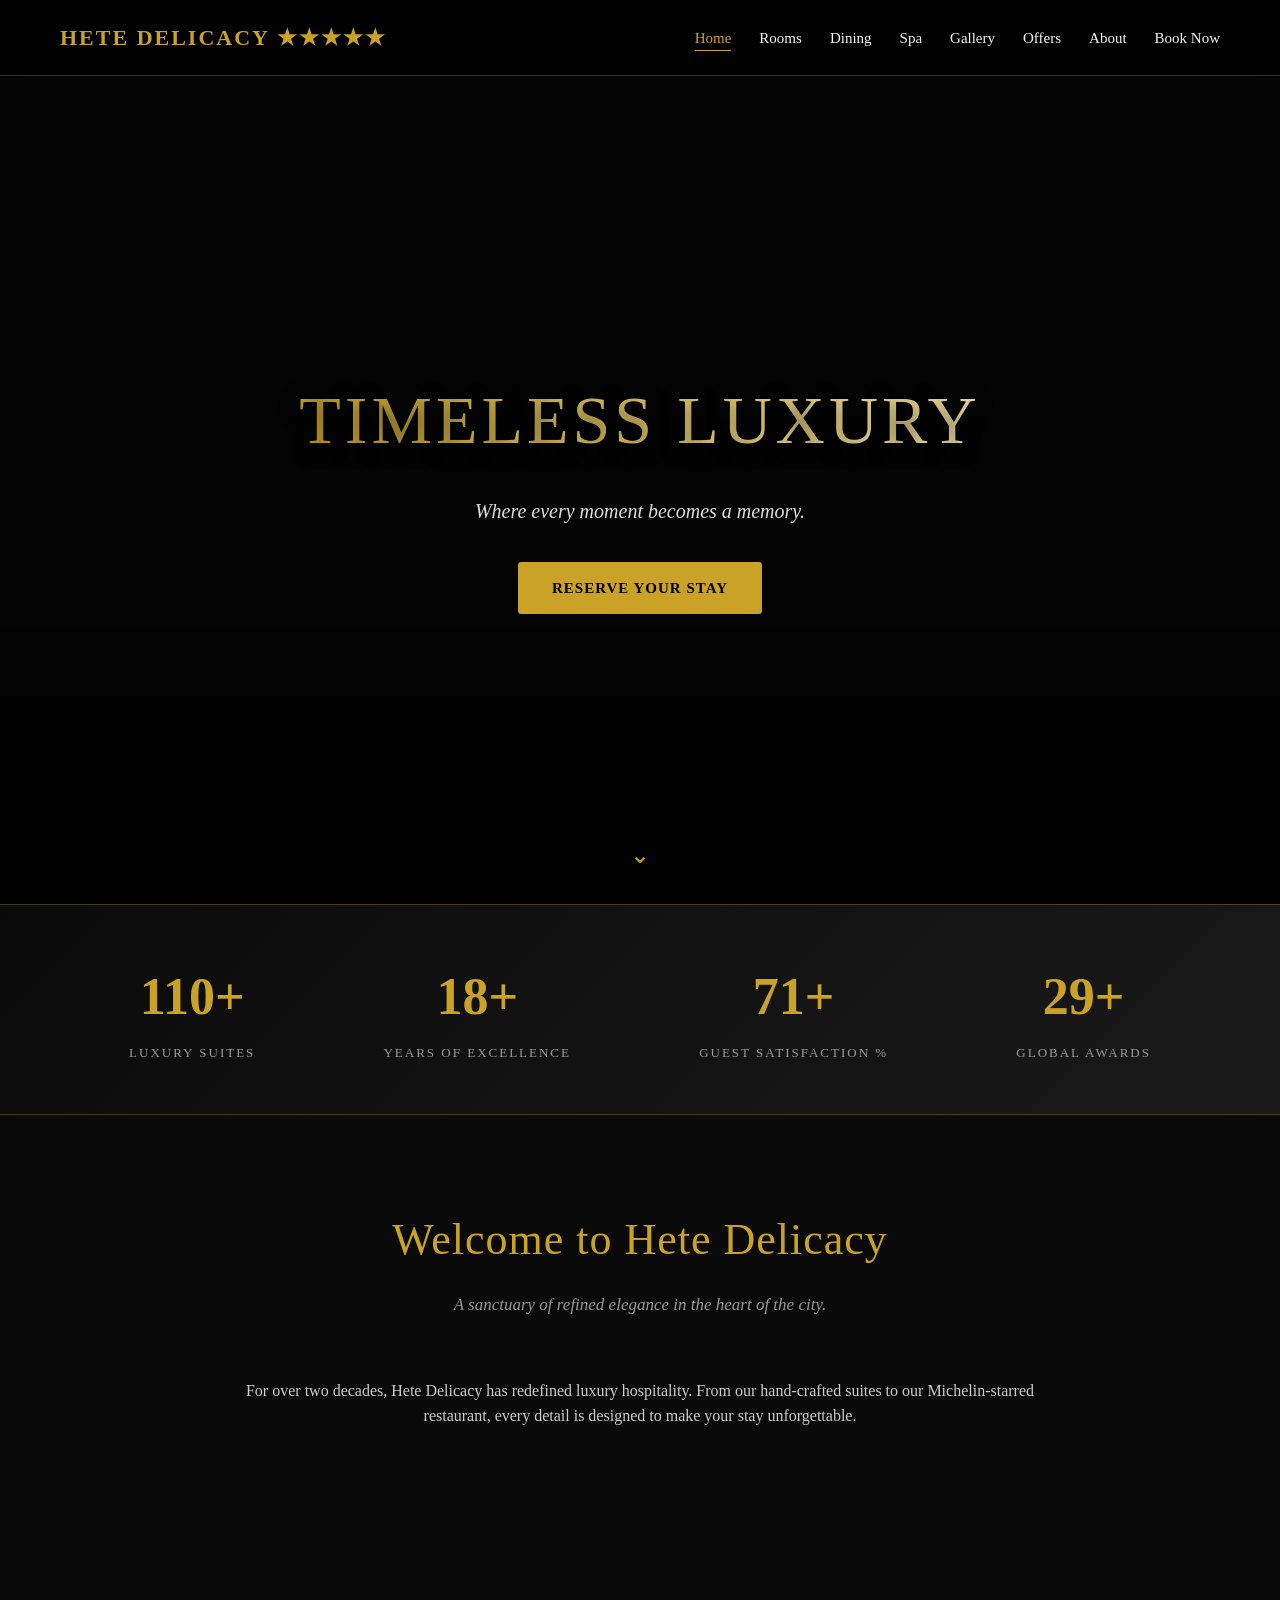
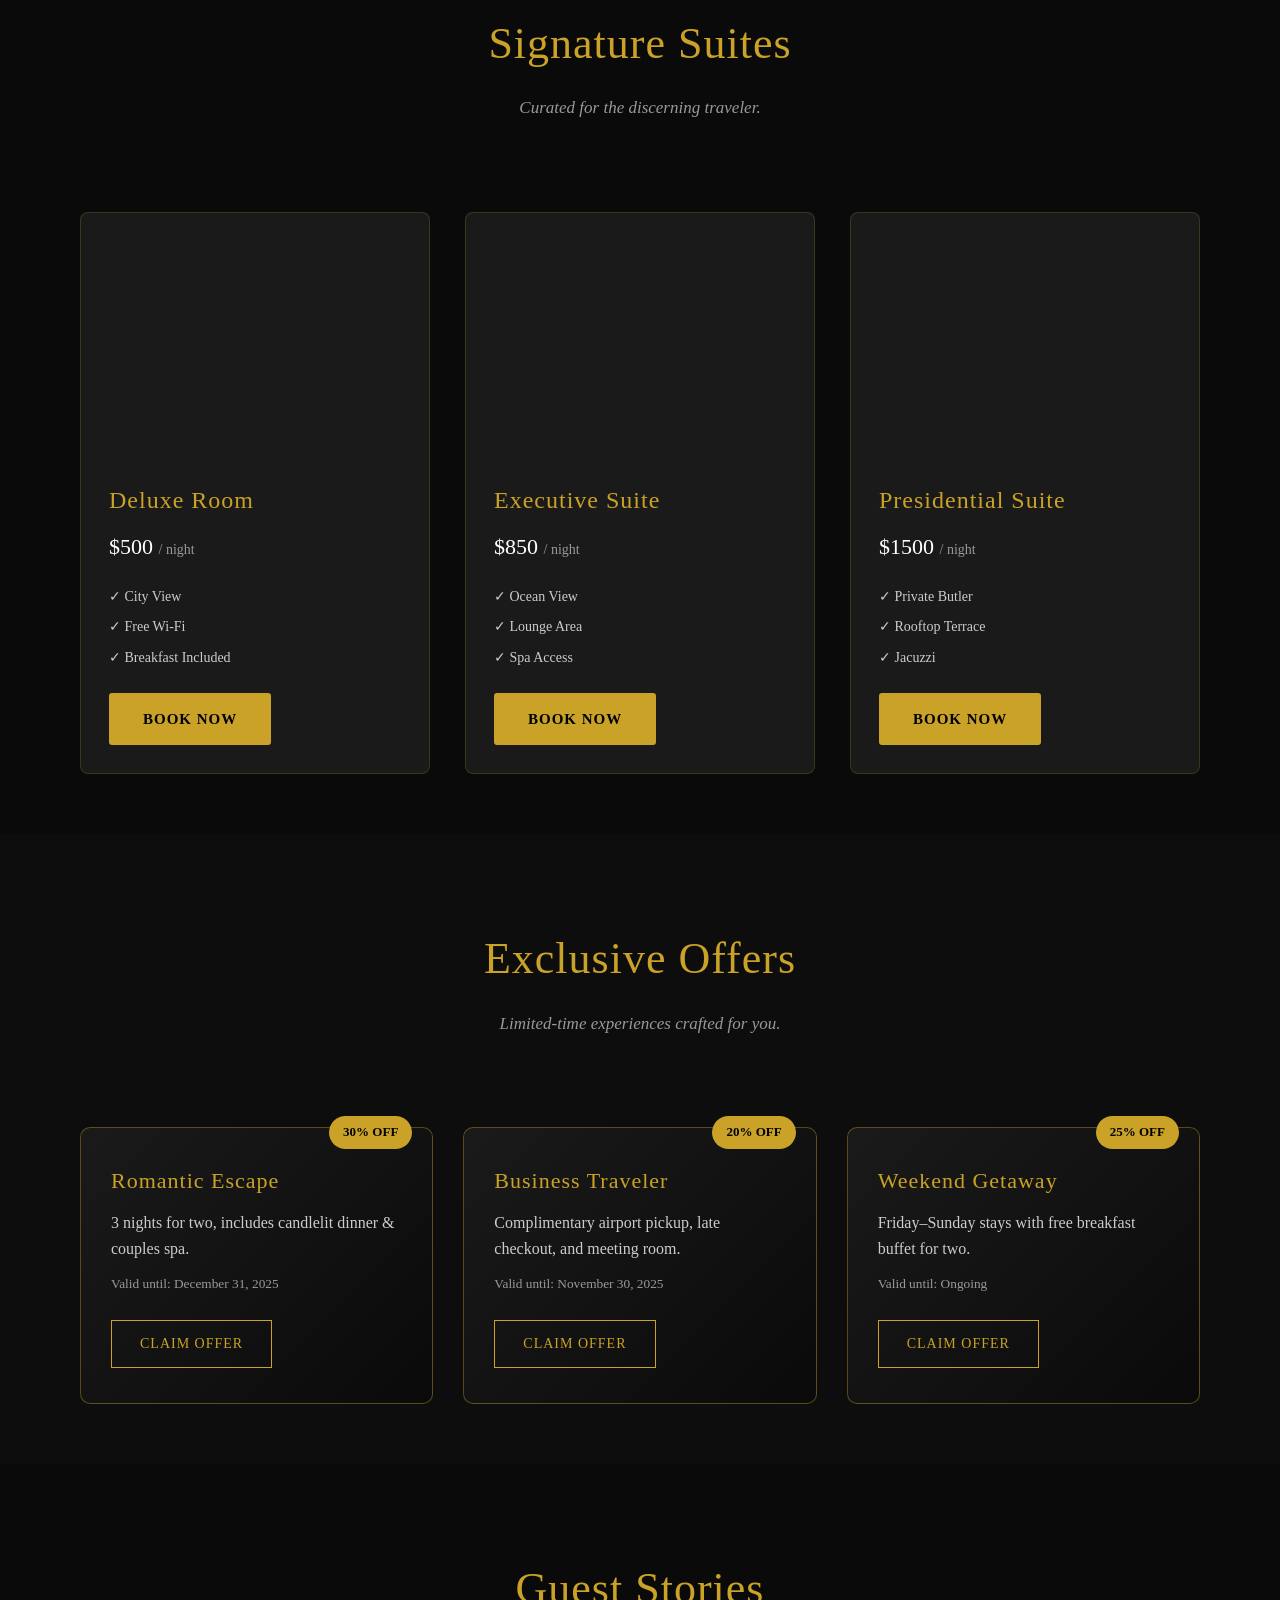
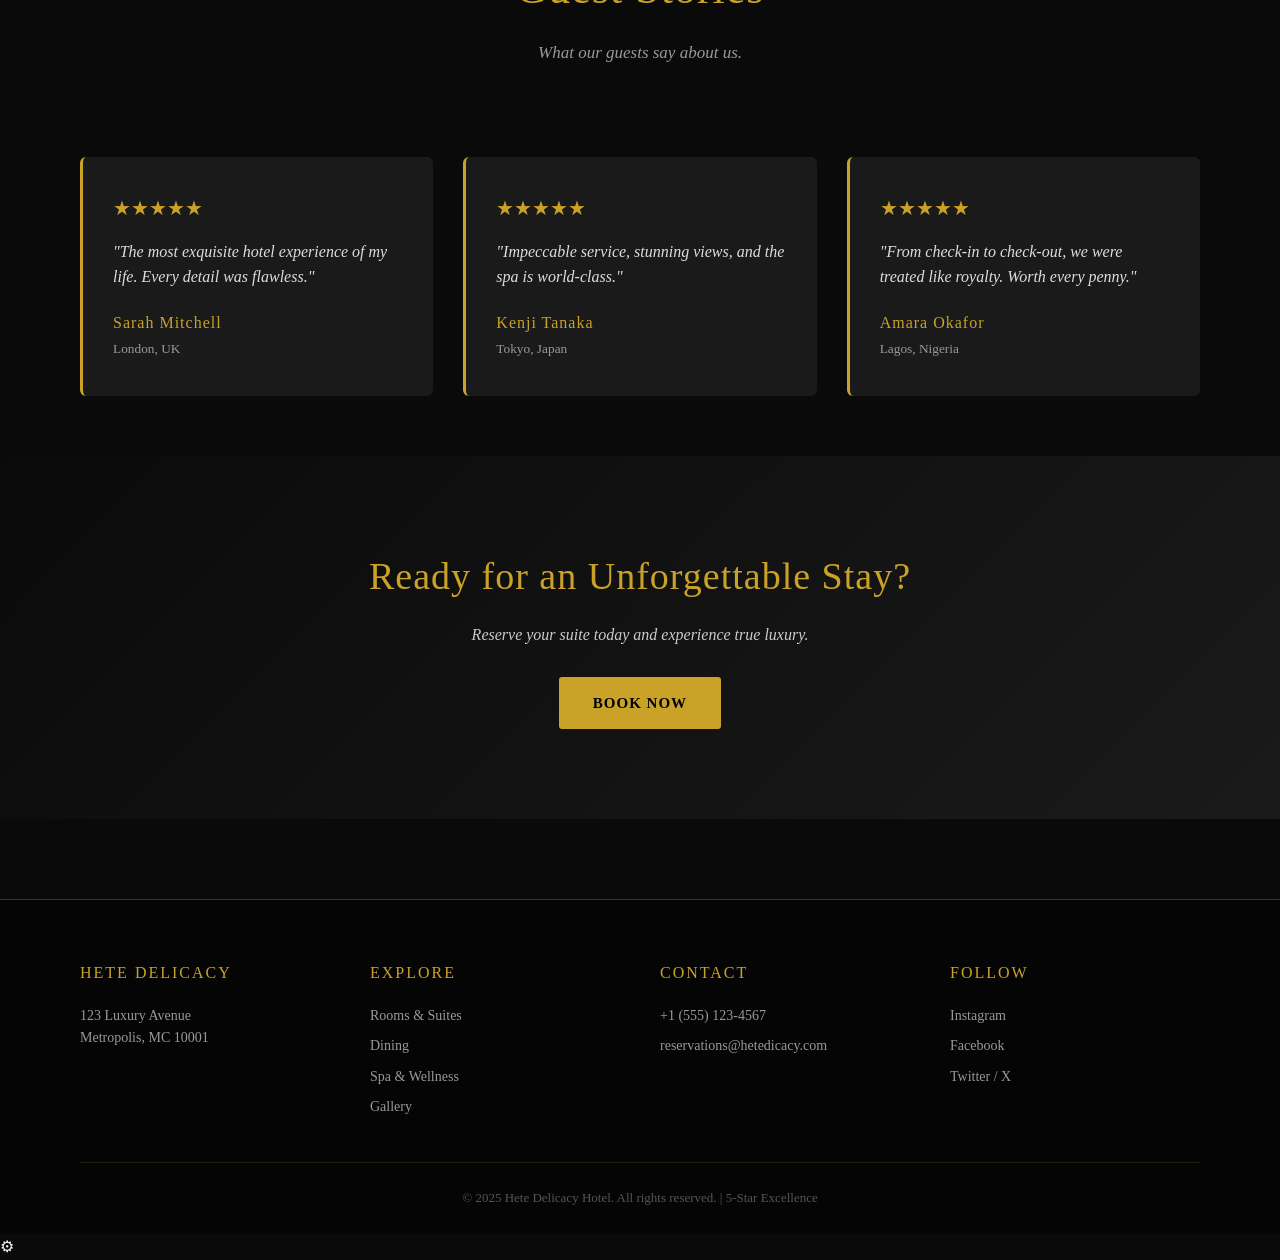
<file: index.html>
<!DOCTYPE html>
<html lang="en">
<head>
  <meta charset="UTF-8" />
  <meta name="viewport" content="width=device-width, initial-scale=1.0" />
  <meta name="description" content="Hete Delicacy — 5-Star Luxury Hotel. Experience timeless elegance, world-class dining, and award-winning spa." />
  <title>Hete Delicacy | 5-Star Luxury Hotel</title>
  <link rel="stylesheet" href="style.css" />
  <link rel="stylesheet" href="animations.css" />
</head>
<body>

  <!-- NAVBAR -->
  <nav class="navbar">
    <div class="logo">HETE DELICACY ★★★★★</div>
    <button class="nav-toggle">☰</button>
    <ul class="nav-links">
      <li><a href="index.html" class="active">Home</a></li>
      <li><a href="rooms.html">Rooms</a></li>
      <li><a href="dining.html">Dining</a></li>
      <li><a href="spa.html">Spa</a></li>
      <li><a href="gallery.html">Gallery</a></li>
      <li><a href="offers.html">Offers</a></li>
      <li><a href="about.html">About</a></li>
      <li><a href="contact.html">Book Now</a></li>
    </ul>
  </nav>

  <!-- HERO -->
  <header class="hero">
    <div class="hero-content">
      <h1 class="shimmer-text">TIMELESS LUXURY</h1>
      <p>Where every moment becomes a memory.</p>
      <a href="contact.html" class="btn">Reserve Your Stay</a>
    </div>
    <div class="hero-scroll">⌄</div>
  </header>

  <!-- STATS -->
  <div class="stats-bar">
    <div class="stat"><span class="counter" data-target="150">0</span><p>Luxury Suites</p></div>
    <div class="stat"><span class="counter" data-target="25">0</span><p>Years of Excellence</p></div>
    <div class="stat"><span class="counter" data-target="98">0</span><p>Guest Satisfaction %</p></div>
    <div class="stat"><span class="counter" data-target="40">0</span><p>Global Awards</p></div>
  </div>

  <!-- ABOUT -->
  <section class="about">
    <div class="section-title">
      <h2>Welcome to Hete Delicacy</h2>
      <p>A sanctuary of refined elegance in the heart of the city.</p>
    </div>
    <p style="max-width:800px;margin:0 auto;text-align:center;color:#ccc;">
      For over two decades, Hete Delicacy has redefined luxury hospitality.
      From our hand-crafted suites to our Michelin-starred restaurant, every
      detail is designed to make your stay unforgettable.
    </p>
  </section>

  <!-- FEATURED ROOMS -->
  <section>
    <div class="section-title">
      <h2>Signature Suites</h2>
      <p>Curated for the discerning traveler.</p>
    </div>
    <div id="featuredRooms"></div>
  </section>

  <!-- OFFERS -->
  <section style="background:#0d0d0d;">
    <div class="section-title">
      <h2>Exclusive Offers</h2>
      <p>Limited-time experiences crafted for you.</p>
    </div>
    <div id="offersGrid"></div>
  </section>

  <!-- TESTIMONIALS -->
  <section>
    <div class="section-title">
      <h2>Guest Stories</h2>
      <p>What our guests say about us.</p>
    </div>
    <div id="testimonialsGrid"></div>
  </section>

  <!-- CTA -->
  <section style="text-align:center;background:linear-gradient(135deg,#0a0a0a,#1a1a1a);">
    <h2 style="color:var(--gold);font-size:38px;margin-bottom:15px;">Ready for an Unforgettable Stay?</h2>
    <p style="color:#ccc;margin-bottom:30px;font-style:italic;">Reserve your suite today and experience true luxury.</p>
    <a href="contact.html" class="btn">Book Now</a>
  </section>

  <!-- FOOTER -->
  <footer>
    <div class="footer-grid">
      <div>
        <h4>HETE DELICACY</h4>
        <p>123 Luxury Avenue<br>Metropolis, MC 10001</p>
      </div>
      <div>
        <h4>EXPLORE</h4>
        <a href="rooms.html">Rooms & Suites</a>
        <a href="dining.html">Dining</a>
        <a href="spa.html">Spa & Wellness</a>
        <a href="gallery.html">Gallery</a>
      </div>
      <div>
        <h4>CONTACT</h4>
        <p>+1 (555) 123-4567</p>
        <p>reservations@hetedicacy.com</p>
      </div>
      <div>
        <h4>FOLLOW</h4>
        <a href="#">Instagram</a>
        <a href="#">Facebook</a>
        <a href="#">Twitter / X</a>
      </div>
    </div>
    <div class="footer-bottom">
      © 2025 Hete Delicacy Hotel. All rights reserved. | 5-Star Excellence
    </div>
  </footer>
<a href="admin.html" class="admin-float" title="Admin Access" aria-label="Admin Access">⚙</a>
  <script type="module" src="main.js"></script>
</body>
</html>
</file>
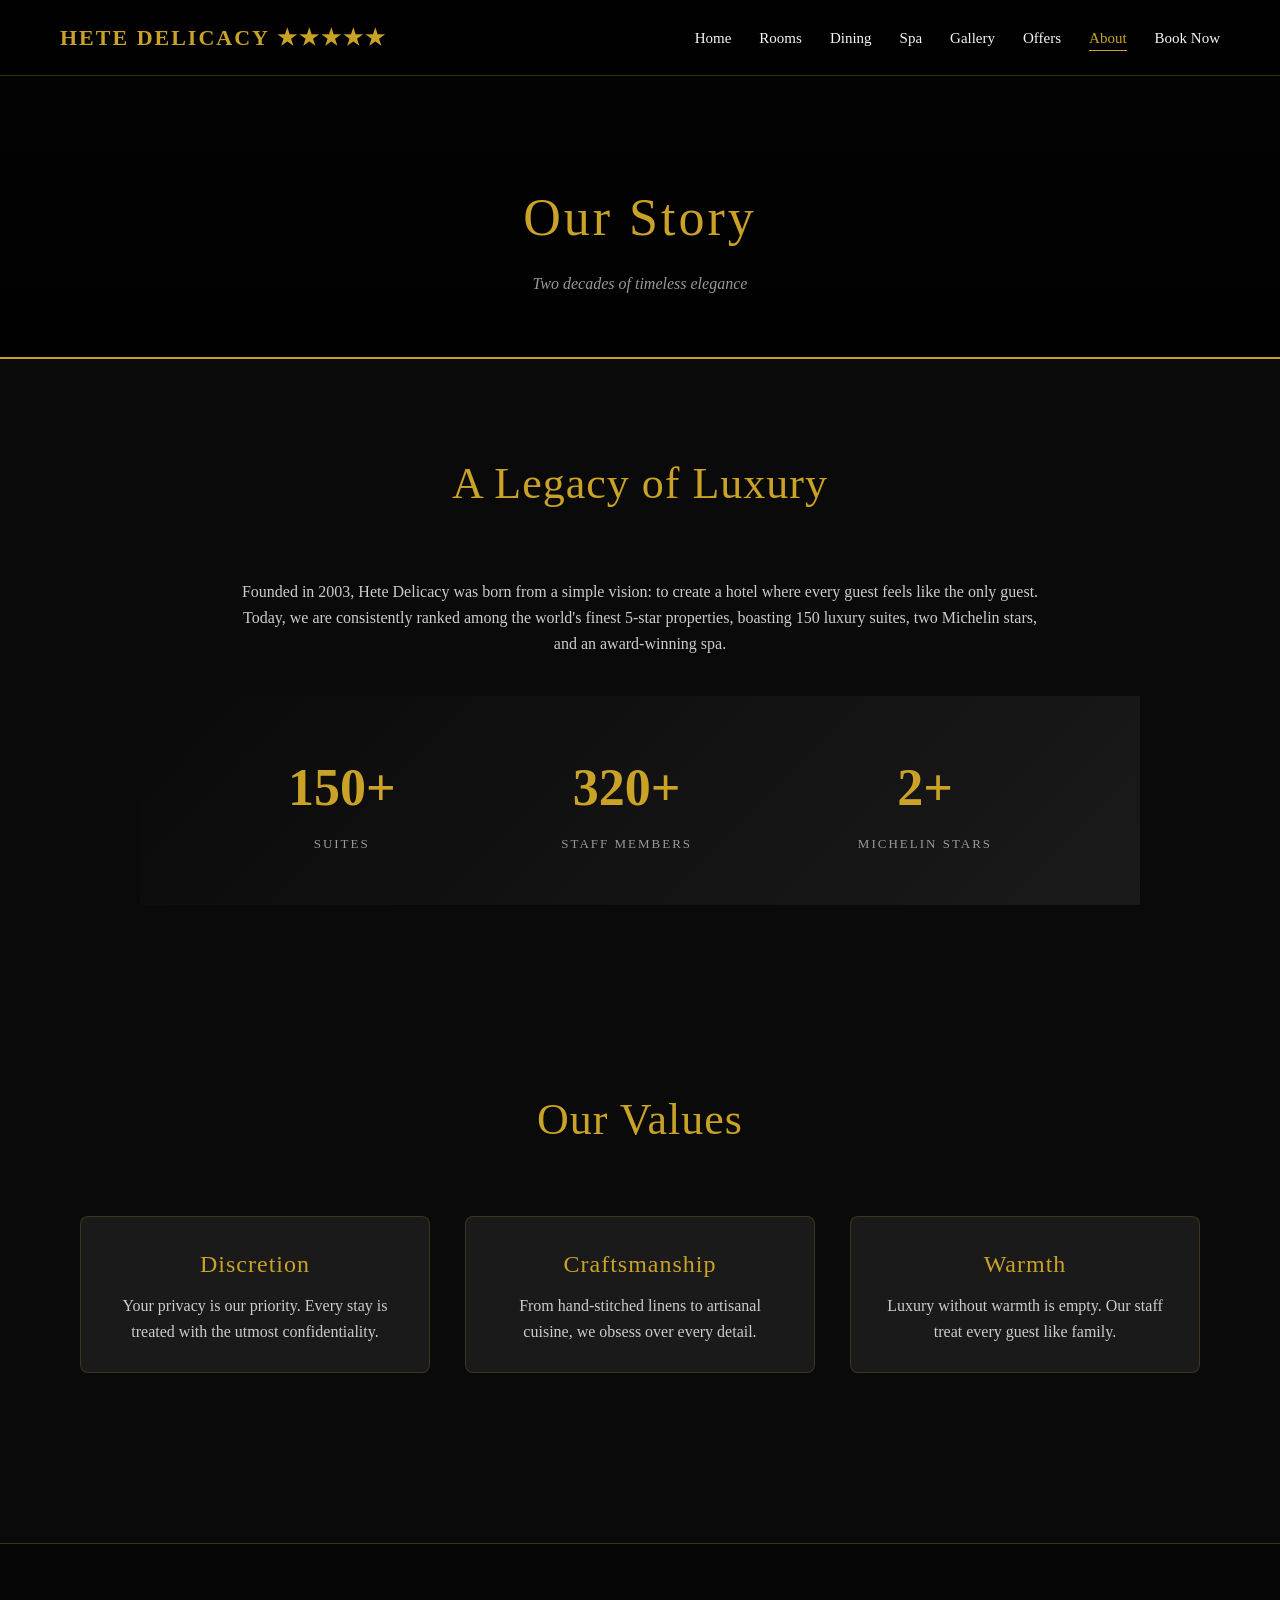
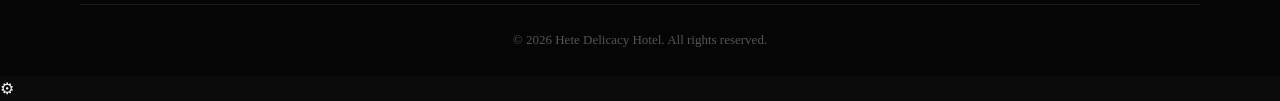
<file: about.html>
<!DOCTYPE html>
<html lang="en">
<head>
  <meta charset="UTF-8" />
  <meta name="viewport" content="width=device-width, initial-scale=1.0" />
  <title>About | Hete Delicacy</title>
  <link rel="stylesheet" href="style.css" />
  <link rel="stylesheet" href="animations.css" />
</head>
<body>
  <nav class="navbar">
    <div class="logo">HETE DELICACY ★★★★★</div>
    <button class="nav-toggle">☰</button>
    <ul class="nav-links">
      <li><a href="index.html">Home</a></li>
      <li><a href="rooms.html">Rooms</a></li>
      <li><a href="dining.html">Dining</a></li>
      <li><a href="spa.html">Spa</a></li>
      <li><a href="gallery.html">Gallery</a></li>
      <li><a href="offers.html">Offers</a></li>
      <li><a href="about.html" class="active">About</a></li>
      <li><a href="contact.html">Book Now</a></li>
    </ul>
  </nav>

  <div class="page-header">
    <h1>Our Story</h1>
    <p>Two decades of timeless elegance</p>
  </div>

  <section>
    <div class="section-title">
      <h2>A Legacy of Luxury</h2>
    </div>
    <p style="max-width:800px;margin:0 auto 40px;text-align:center;color:#ccc;">
      Founded in 2003, Hete Delicacy was born from a simple vision: to create a
      hotel where every guest feels like the only guest. Today, we are
      consistently ranked among the world's finest 5-star properties, boasting
      150 luxury suites, two Michelin stars, and an award-winning spa.
    </p>
    <div class="stats-bar" style="max-width:1000px;margin:0 auto;border:none;">
      <div class="stat"><span class="counter" data-target="150">0</span><p>Suites</p></div>
      <div class="stat"><span class="counter" data-target="320">0</span><p>Staff Members</p></div>
      <div class="stat"><span class="counter" data-target="2">0</span><p>Michelin Stars</p></div>
    </div>
  </section>

  <section>
    <div class="section-title">
      <h2>Our Values</h2>
    </div>
    <div class="rooms-grid">
      <div class="room-card fade-in">
        <div class="room-body" style="text-align:center;">
          <h3>Discretion</h3>
          <p style="color:#ccc;">Your privacy is our priority. Every stay is treated with the utmost confidentiality.</p>
        </div>
      </div>
      <div class="room-card fade-in">
        <div class="room-body" style="text-align:center;">
          <h3>Craftsmanship</h3>
          <p style="color:#ccc;">From hand-stitched linens to artisanal cuisine, we obsess over every detail.</p>
        </div>
      </div>
      <div class="room-card fade-in">
        <div class="room-body" style="text-align:center;">
          <h3>Warmth</h3>
          <p style="color:#ccc;">Luxury without warmth is empty. Our staff treat every guest like family.</p>
        </div>
      </div>
    </div>
  </section>

  <footer>
    <div class="footer-bottom">© 2026 Hete Delicacy Hotel. All rights reserved.</div>
  </footer>
<a href="admin.html" class="admin-float" title="Admin Access" aria-label="Admin Access">⚙</a>
  <script type="module" src="main.js"></script>
</body>
</html>
</file>
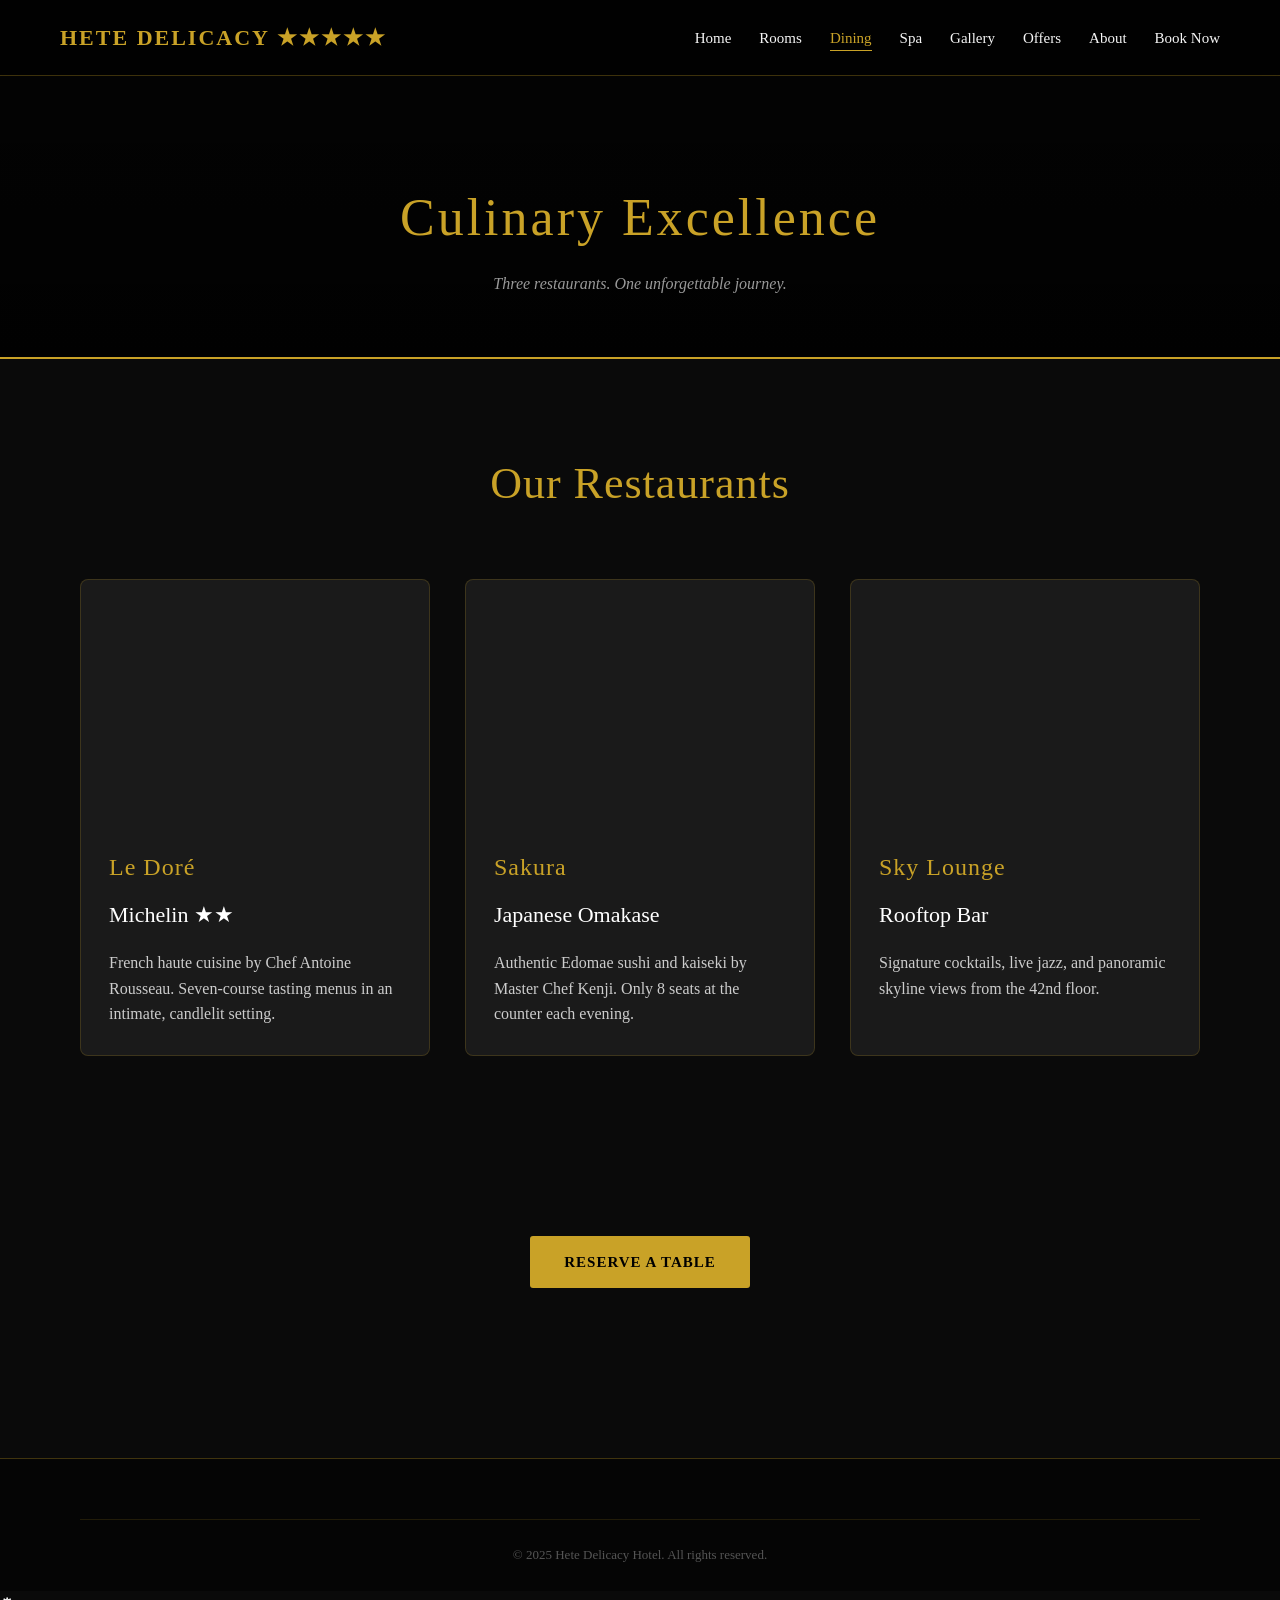
<file: dining.html>
<!DOCTYPE html>
<html lang="en">
<head>
  <meta charset="UTF-8" />
  <meta name="viewport" content="width=device-width, initial-scale=1.0" />
  <title>Dining | Hete Delicacy</title>
  <link rel="stylesheet" href="style.css" />
  <link rel="stylesheet" href="animations.css" />
</head>
<body>
  <nav class="navbar">
    <div class="logo">HETE DELICACY ★★★★★</div>
    <button class="nav-toggle">☰</button>
    <ul class="nav-links">
      <li><a href="index.html">Home</a></li>
      <li><a href="rooms.html">Rooms</a></li>
      <li><a href="dining.html" class="active">Dining</a></li>
      <li><a href="spa.html">Spa</a></li>
      <li><a href="gallery.html">Gallery</a></li>
      <li><a href="offers.html">Offers</a></li>
      <li><a href="about.html">About</a></li>
      <li><a href="contact.html">Book Now</a></li>
    </ul>
  </nav>

  <div class="page-header">
    <h1>Culinary Excellence</h1>
    <p>Three restaurants. One unforgettable journey.</p>
  </div>

  <section>
    <div class="section-title">
      <h2>Our Restaurants</h2>
    </div>
    <div class="rooms-grid">
      <div class="room-card fade-in">
        <div class="room-img" style="background-image:url('https://images.unsplash.com/photo-1414235077428-338989a2e8c0?w=800')"></div>
        <div class="room-body">
          <h3>Le Doré</h3>
          <p class="price">Michelin ★★</p>
          <p style="color:#ccc;">French haute cuisine by Chef Antoine Rousseau. Seven-course tasting menus in an intimate, candlelit setting.</p>
        </div>
      </div>
      <div class="room-card fade-in">
        <div class="room-img" style="background-image:url('https://images.unsplash.com/photo-1552566626-52f8b828add9?w=800')"></div>
        <div class="room-body">
          <h3>Sakura</h3>
          <p class="price">Japanese Omakase</p>
          <p style="color:#ccc;">Authentic Edomae sushi and kaiseki by Master Chef Kenji. Only 8 seats at the counter each evening.</p>
        </div>
      </div>
      <div class="room-card fade-in">
        <div class="room-img" style="background-image:url('https://images.unsplash.com/photo-1517248135467-4c7edcad34c4?w=800')"></div>
        <div class="room-body">
          <h3>Sky Lounge</h3>
          <p class="price">Rooftop Bar</p>
          <p style="color:#ccc;">Signature cocktails, live jazz, and panoramic skyline views from the 42nd floor.</p>
        </div>
      </div>
    </div>
  </section>

  <section style="text-align:center;">
    <a href="contact.html" class="btn">Reserve a Table</a>
  </section>

  <footer>
    <div class="footer-bottom">© 2025 Hete Delicacy Hotel. All rights reserved.</div>
  </footer>
<a href="admin.html" class="admin-float" title="Admin Access" aria-label="Admin Access">⚙</a>
  <script type="module" src="main.js"></script>
</body>
</html>
</file>
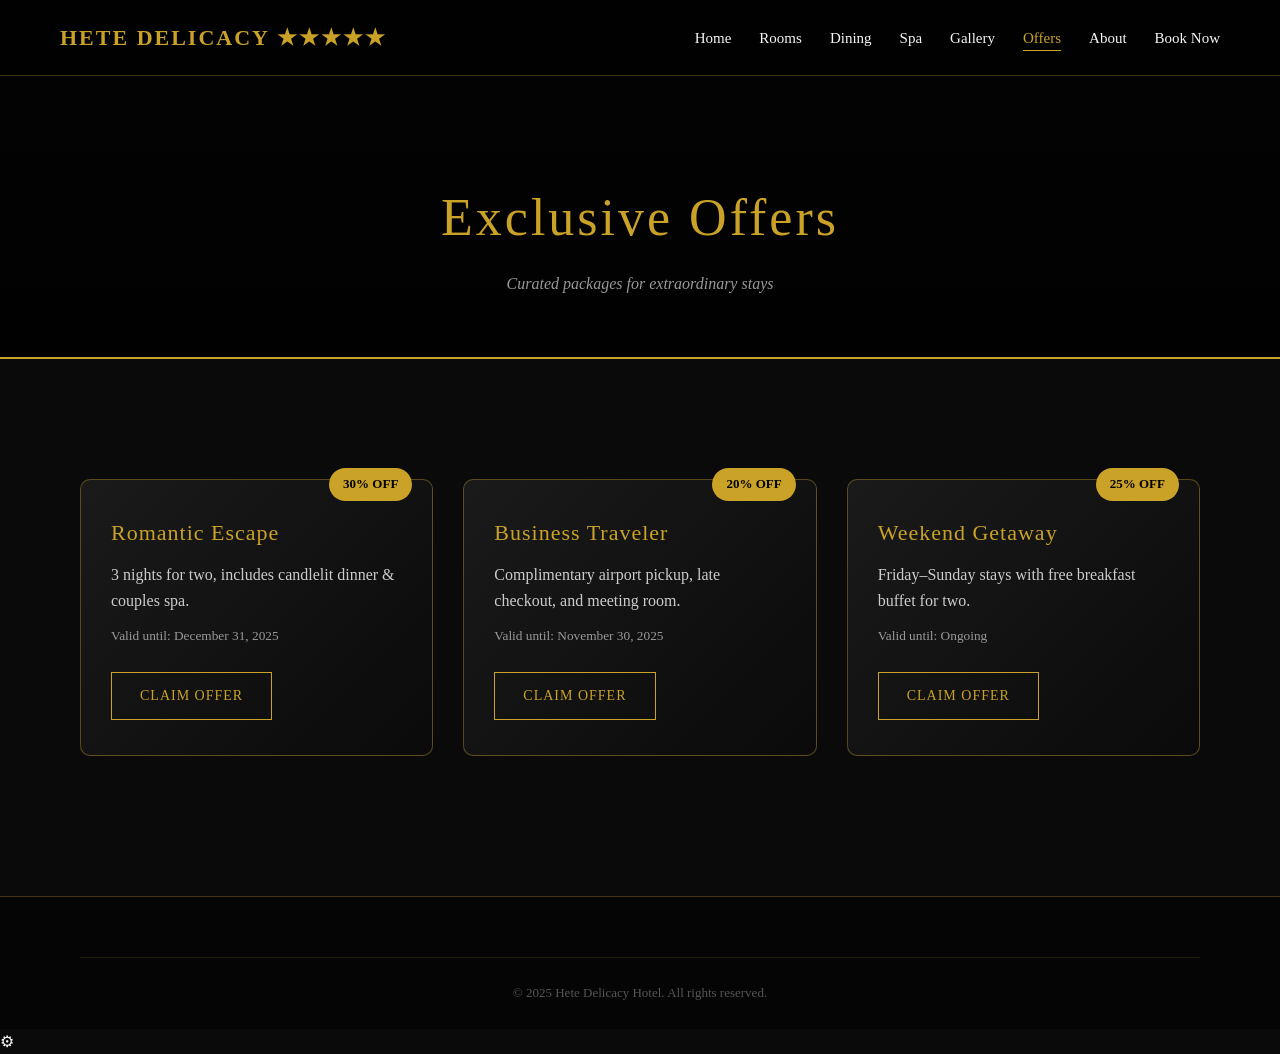
<file: offers.html>
<!DOCTYPE html>
<html lang="en">
<head>
  <meta charset="UTF-8" />
  <meta name="viewport" content="width=device-width, initial-scale=1.0" />
  <title>Special Offers | Hete Delicacy</title>
  <link rel="stylesheet" href="style.css" />
  <link rel="stylesheet" href="animations.css" />
</head>
<body>
  <nav class="navbar">
    <div class="logo">HETE DELICACY ★★★★★</div>
    <button class="nav-toggle">☰</button>
    <ul class="nav-links">
      <li><a href="index.html">Home</a></li>
      <li><a href="rooms.html">Rooms</a></li>
      <li><a href="dining.html">Dining</a></li>
      <li><a href="spa.html">Spa</a></li>
      <li><a href="gallery.html">Gallery</a></li>
      <li><a href="offers.html" class="active">Offers</a></li>
      <li><a href="about.html">About</a></li>
      <li><a href="contact.html">Book Now</a></li>
    </ul>
  </nav>

  <div class="page-header">
    <h1>Exclusive Offers</h1>
    <p>Curated packages for extraordinary stays</p>
  </div>

  <section>
    <div id="offersGrid"></div>
  </section>

  <footer>
    <div class="footer-bottom">© 2025 Hete Delicacy Hotel. All rights reserved.</div>
  </footer>
<a href="admin.html" class="admin-float" title="Admin Access" aria-label="Admin Access">⚙</a>
  <script type="module" src="main.js"></script>
</body>
</html>
</file>
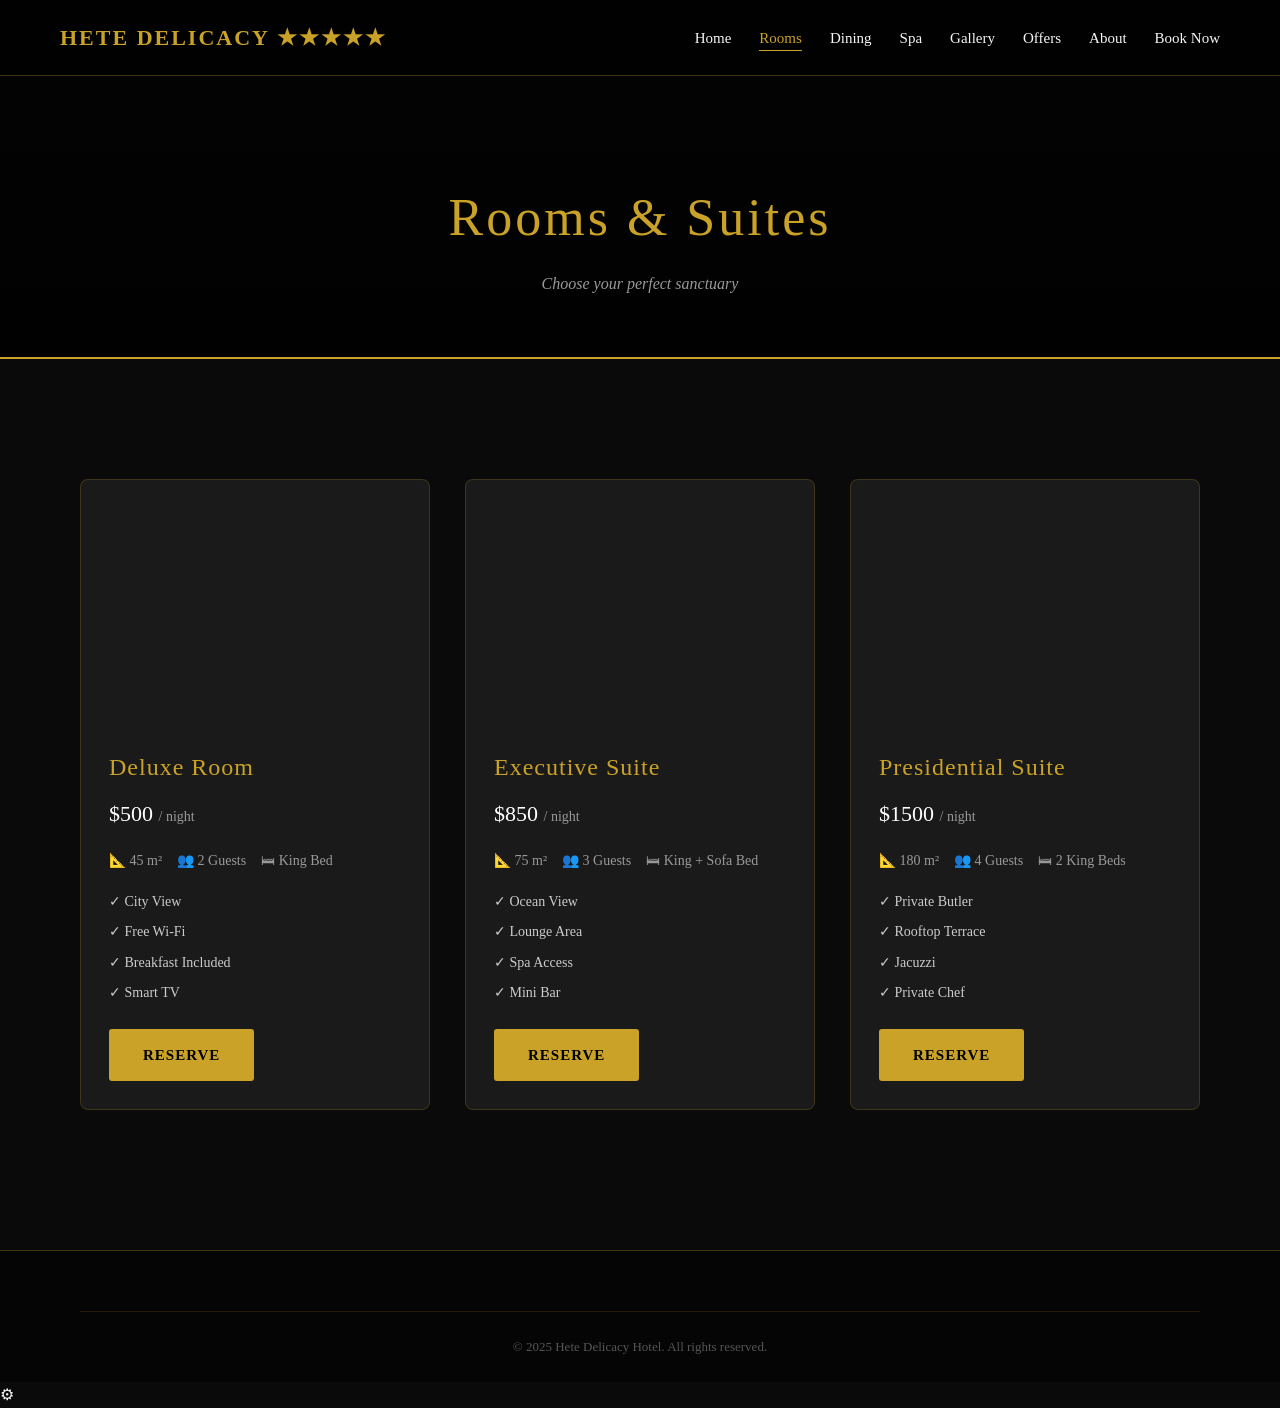
<file: rooms.html>
<!DOCTYPE html>
<html lang="en">
<head>
  <meta charset="UTF-8" />
  <meta name="viewport" content="width=device-width, initial-scale=1.0" />
  <title>Rooms & Suites | Hete Delicacy</title>
  <link rel="stylesheet" href="style.css" />
  <link rel="stylesheet" href="animations.css" />
</head>
<body>
  <nav class="navbar">
    <div class="logo">HETE DELICACY ★★★★★</div>
    <button class="nav-toggle">☰</button>
    <ul class="nav-links">
      <li><a href="index.html">Home</a></li>
      <li><a href="rooms.html" class="active">Rooms</a></li>
      <li><a href="dining.html">Dining</a></li>
      <li><a href="spa.html">Spa</a></li>
      <li><a href="gallery.html">Gallery</a></li>
      <li><a href="offers.html">Offers</a></li>
      <li><a href="about.html">About</a></li>
      <li><a href="contact.html">Book Now</a></li>
    </ul>
  </nav>

  <div class="page-header">
    <h1>Rooms & Suites</h1>
    <p>Choose your perfect sanctuary</p>
  </div>

  <section>
    <div id="allRooms"></div>
  </section>

  <footer>
    <div class="footer-bottom">© 2025 Hete Delicacy Hotel. All rights reserved.</div>
  </footer>
<a href="admin.html" class="admin-float" title="Admin Access" aria-label="Admin Access">⚙</a>
  <script type="module" src="main.js"></script>
</body>
</html>
</file>
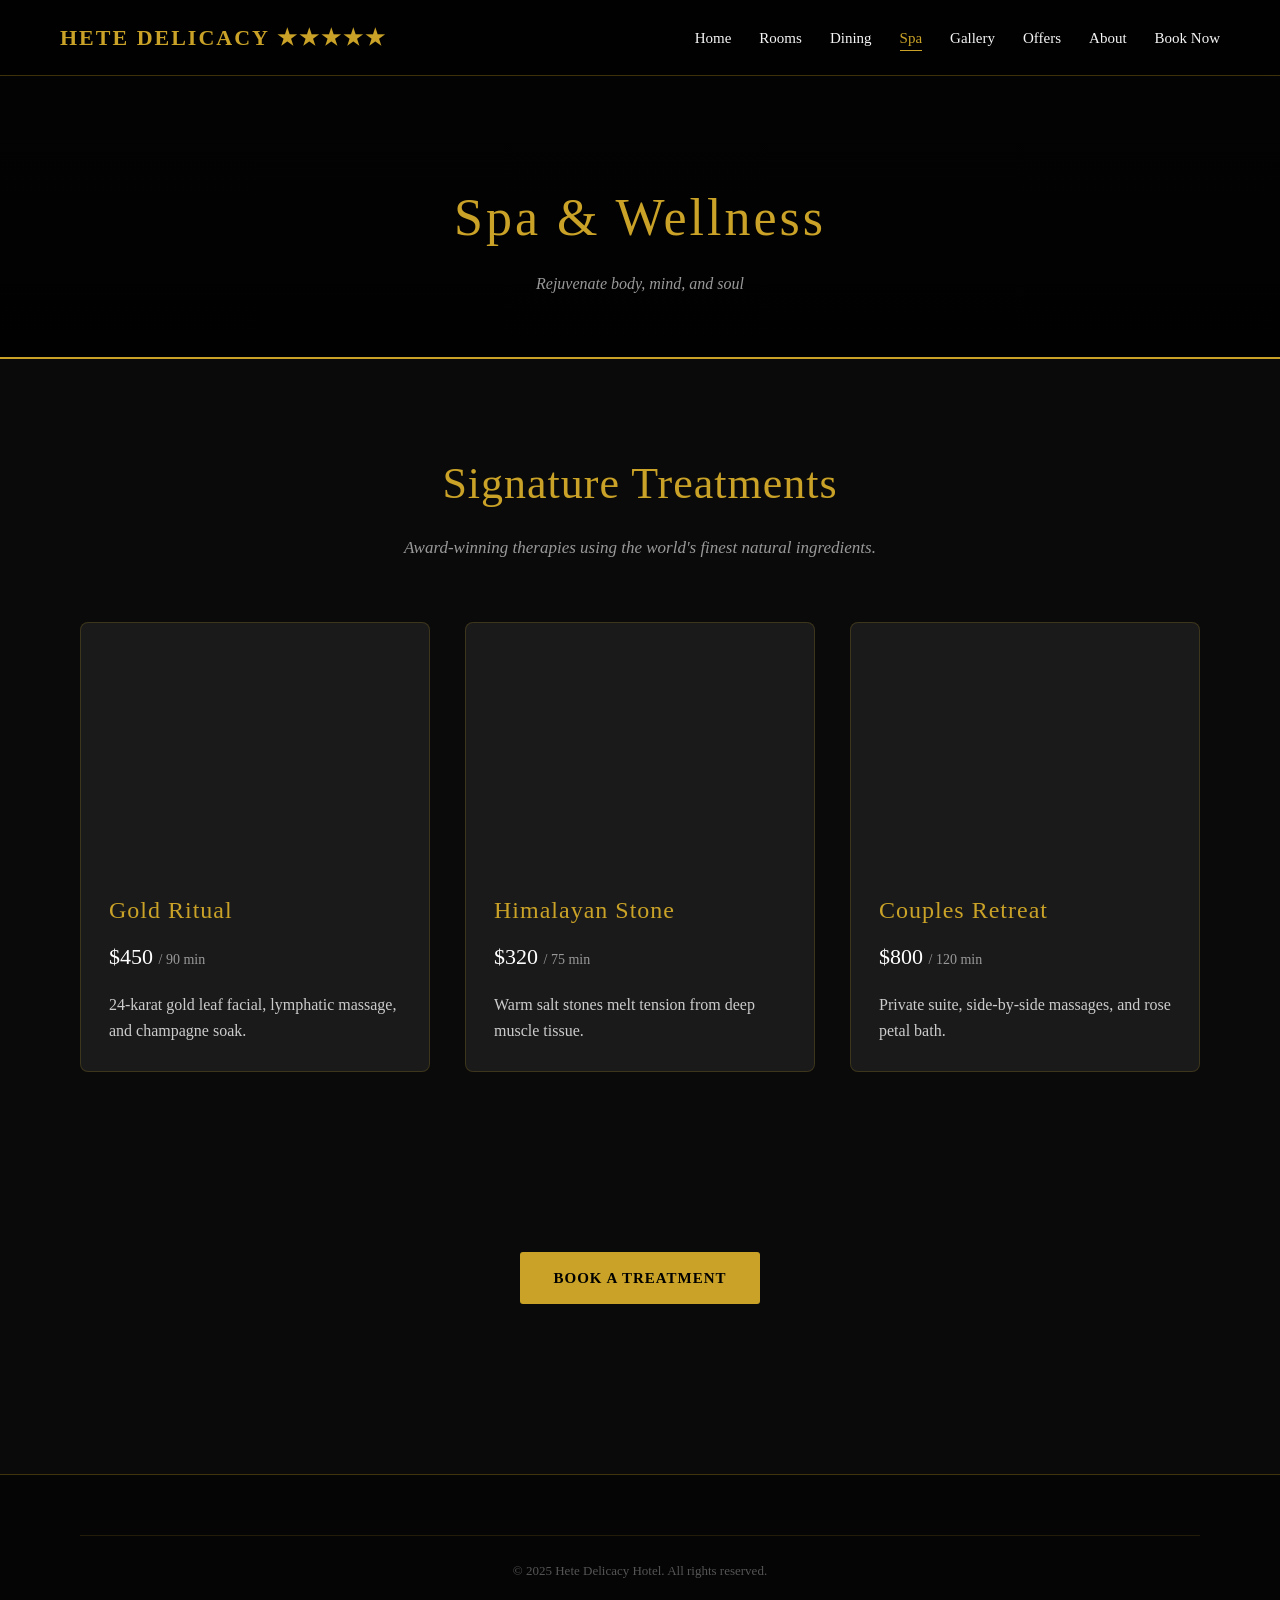
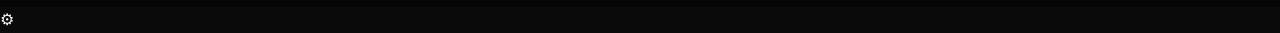
<file: spa.html>
<!DOCTYPE html>
<html lang="en">
<head>
  <meta charset="UTF-8" />
  <meta name="viewport" content="width=device-width, initial-scale=1.0" />
  <title>Spa & Wellness | Hete Delicacy</title>
  <link rel="stylesheet" href="style.css" />
  <link rel="stylesheet" href="animations.css" />
</head>
<body>
  <nav class="navbar">
    <div class="logo">HETE DELICACY ★★★★★</div>
    <button class="nav-toggle">☰</button>
    <ul class="nav-links">
      <li><a href="index.html">Home</a></li>
      <li><a href="rooms.html">Rooms</a></li>
      <li><a href="dining.html">Dining</a></li>
      <li><a href="spa.html" class="active">Spa</a></li>
      <li><a href="gallery.html">Gallery</a></li>
      <li><a href="offers.html">Offers</a></li>
      <li><a href="about.html">About</a></li>
      <li><a href="contact.html">Book Now</a></li>
    </ul>
  </nav>

  <div class="page-header">
    <h1>Spa & Wellness</h1>
    <p>Rejuvenate body, mind, and soul</p>
  </div>

  <section>
    <div class="section-title">
      <h2>Signature Treatments</h2>
      <p>Award-winning therapies using the world's finest natural ingredients.</p>
    </div>
    <div class="rooms-grid">
      <div class="room-card fade-in">
        <div class="room-img" style="background-image:url('https://images.unsplash.com/photo-1540555700478-4be289fbecef?w=800')"></div>
        <div class="room-body">
          <h3>Gold Ritual</h3>
          <p class="price">$450 <span>/ 90 min</span></p>
          <p style="color:#ccc;">24-karat gold leaf facial, lymphatic massage, and champagne soak.</p>
        </div>
      </div>
      <div class="room-card fade-in">
        <div class="room-img" style="background-image:url('https://images.unsplash.com/photo-1600334089648-b0d9d3028eb2?w=800')"></div>
        <div class="room-body">
          <h3>Himalayan Stone</h3>
          <p class="price">$320 <span>/ 75 min</span></p>
          <p style="color:#ccc;">Warm salt stones melt tension from deep muscle tissue.</p>
        </div>
      </div>
      <div class="room-card fade-in">
        <div class="room-img" style="background-image:url('https://images.unsplash.com/photo-1596178065887-1198b6148b2b?w=800')"></div>
        <div class="room-body">
          <h3>Couples Retreat</h3>
          <p class="price">$800 <span>/ 120 min</span></p>
          <p style="color:#ccc;">Private suite, side-by-side massages, and rose petal bath.</p>
        </div>
      </div>
    </div>
  </section>

  <section style="text-align:center;">
    <a href="contact.html" class="btn">Book a Treatment</a>
  </section>

  <footer>
    <div class="footer-bottom">© 2025 Hete Delicacy Hotel. All rights reserved.</div>
  </footer>
<a href="admin.html" class="admin-float" title="Admin Access" aria-label="Admin Access">⚙</a>
  <script type="module" src="main.js"></script>
</body>
</html>
</file>
<file: style.css>
/* ============ RESET & BASE ============ */
* { margin: 0; padding: 0; box-sizing: border-box; }

:root {
  --gold: #c9a227;
  --gold-light: #e6c34a;
  --black: #0a0a0a;
  --dark: #141414;
  --card: #1a1a1a;
  --text: #f5f5f5;
  --muted: #999;
  --success: #4caf50;
  --error: #e74c3c;
  --warn: #e67e22;
}

body {
  font-family: 'Georgia', 'Times New Roman', serif;
  background: var(--black);
  color: var(--text);
  line-height: 1.6;
  overflow-x: hidden;
}

a { color: inherit; text-decoration: none; transition: 0.3s; }
img { max-width: 100%; display: block; }
h1, h2, h3, h4 { font-weight: 400; letter-spacing: 1px; }

/* ============ NAVBAR ============ */
.navbar {
  display: flex;
  justify-content: space-between;
  align-items: center;
  padding: 20px 60px;
  background: rgba(0,0,0,0.85);
  backdrop-filter: blur(10px);
  border-bottom: 1px solid rgba(201,162,39,0.3);
  position: sticky;
  top: 0;
  z-index: 100;
  transition: 0.3s;
}
.navbar.scrolled {
  padding: 12px 60px;
  background: rgba(0,0,0,0.98);
}
.logo {
  font-size: 22px;
  color: var(--gold);
  letter-spacing: 2px;
  font-weight: bold;
}
.nav-links {
  list-style: none;
  display: flex;
  gap: 28px;
  align-items: center;
}
.nav-links a {
  font-size: 15px;
  position: relative;
  padding: 5px 0;
}
.nav-links a::after {
  content: '';
  position: absolute;
  left: 0; bottom: 0;
  width: 0; height: 1px;
  background: var(--gold);
  transition: 0.3s;
}
.nav-links a:hover::after,
.nav-links a.active::after { width: 100%; }
.nav-links a:hover,
.nav-links a.active { color: var(--gold); }

.nav-toggle {
  display: none;
  background: none;
  border: none;
  color: var(--gold);
  font-size: 26px;
  cursor: pointer;
}

/* ============ HERO ============ */
.hero {
  height: 92vh;
  background: linear-gradient(rgba(0,0,0,0.55), rgba(0,0,0,0.85)),
              url('https://images.unsplash.com/photo-1566073771259-6a8506099945?w=1600') center/cover fixed;
  display: flex;
  align-items: center;
  justify-content: center;
  text-align: center;
  position: relative;
}
.hero-content h1 {
  font-size: 68px;
  color: var(--gold);
  letter-spacing: 4px;
  margin-bottom: 20px;
  text-shadow: 0 4px 20px rgba(0,0,0,0.8);
}
.hero-content p {
  font-size: 20px;
  margin-bottom: 35px;
  color: #ddd;
  font-style: italic;
}
.hero-scroll {
  position: absolute;
  bottom: 30px;
  left: 50%;
  transform: translateX(-50%);
  color: var(--gold);
  font-size: 24px;
  animation: bounce 2s infinite;
}

/* ============ BUTTONS ============ */
.btn {
  display: inline-block;
  padding: 14px 34px;
  background: var(--gold);
  color: #000;
  font-size: 15px;
  font-weight: bold;
  letter-spacing: 1px;
  border: none;
  cursor: pointer;
  border-radius: 3px;
  transition: 0.3s;
  text-transform: uppercase;
  font-family: inherit;
}
.btn:hover {
  background: var(--gold-light);
  transform: translateY(-3px);
  box-shadow: 0 10px 25px rgba(201,162,39,0.4);
}
.btn-outline {
  display: inline-block;
  padding: 12px 28px;
  background: transparent;
  color: var(--gold);
  border: 1px solid var(--gold);
  font-size: 14px;
  letter-spacing: 1px;
  cursor: pointer;
  transition: 0.3s;
  text-transform: uppercase;
  margin-top: 15px;
}
.btn-outline:hover {
  background: var(--gold);
  color: #000;
}

/* ============ SECTIONS ============ */
section { padding: 90px 80px; }
.section-title {
  text-align: center;
  margin-bottom: 60px;
}
.section-title h2 {
  font-size: 44px;
  color: var(--gold);
  margin-bottom: 15px;
}
.section-title p {
  color: var(--muted);
  font-style: italic;
  font-size: 17px;
}

/* ============ STATS BAR ============ */
.stats-bar {
  display: flex;
  justify-content: space-around;
  padding: 50px 80px;
  background: linear-gradient(135deg, #0a0a0a, #1a1a1a);
  border-top: 1px solid rgba(201,162,39,0.3);
  border-bottom: 1px solid rgba(201,162,39,0.3);
  flex-wrap: wrap;
  gap: 30px;
}
.stat {
  text-align: center;
}
.stat .counter {
  font-size: 52px;
  color: var(--gold);
  font-weight: bold;
}
.stat .counter::after { content: '+'; }
.stat p {
  color: var(--muted);
  margin-top: 5px;
  letter-spacing: 2px;
  font-size: 13px;
  text-transform: uppercase;
}

/* ============ ROOM CARDS ============ */
.rooms-grid, #featuredRooms, #allRooms {
  display: grid;
  grid-template-columns: repeat(auto-fit, minmax(320px, 1fr));
  gap: 35px;
  max-width: 1300px;
  margin: 0 auto;
}
.room-card {
  background: var(--card);
  border: 1px solid rgba(201,162,39,0.2);
  border-radius: 8px;
  overflow: hidden;
  transition: 0.4s;
}
.room-card:hover {
  transform: translateY(-8px);
  border-color: var(--gold);
  box-shadow: 0 20px 40px rgba(201,162,39,0.2);
}
.room-img {
  height: 240px;
  background-size: cover;
  background-position: center;
  transition: 0.5s;
}
.room-card:hover .room-img { transform: scale(1.05); }
.room-body { padding: 28px; }
.room-body h3 {
  color: var(--gold);
  font-size: 24px;
  margin-bottom: 10px;
}
.price {
  font-size: 22px;
  color: #fff;
  margin-bottom: 18px;
}
.price span { color: var(--muted); font-size: 14px; }
.room-meta {
  display: flex;
  gap: 15px;
  margin-bottom: 15px;
  font-size: 14px;
  color: var(--muted);
  flex-wrap: wrap;
}
.room-features {
  list-style: none;
  margin-bottom: 20px;
}
.room-features li {
  color: #ccc;
  font-size: 14px;
  padding: 4px 0;
}

/* ============ OFFERS ============ */
#offersGrid {
  display: grid;
  grid-template-columns: repeat(auto-fit, minmax(300px, 1fr));
  gap: 30px;
  max-width: 1200px;
  margin: 0 auto;
}
.offer-card {
  background: linear-gradient(135deg, #1a1a1a, #0a0a0a);
  border: 1px solid rgba(201,162,39,0.4);
  border-radius: 10px;
  padding: 35px 30px;
  position: relative;
  transition: 0.4s;
}
.offer-card:hover {
  border-color: var(--gold);
  transform: translateY(-5px);
  box-shadow: 0 15px 35px rgba(201,162,39,0.25);
}
.discount-badge {
  position: absolute;
  top: -12px; right: 20px;
  background: var(--gold);
  color: #000;
  padding: 6px 14px;
  font-size: 13px;
  font-weight: bold;
  border-radius: 20px;
}
.offer-card h3 { color: var(--gold); margin-bottom: 12px; font-size: 22px; }
.offer-card p { color: #ccc; margin-bottom: 12px; }
.offer-card small { color: var(--muted); display: block; margin-bottom: 10px; }

/* ============ TESTIMONIALS ============ */
#testimonialsGrid {
  display: grid;
  grid-template-columns: repeat(auto-fit, minmax(300px, 1fr));
  gap: 30px;
  max-width: 1200px;
  margin: 0 auto;
}
.testimonial-card {
  background: var(--card);
  padding: 35px 30px;
  border-left: 3px solid var(--gold);
  border-radius: 6px;
  transition: 0.3s;
}
.testimonial-card:hover { transform: translateY(-5px); }
.stars { color: var(--gold); font-size: 20px; margin-bottom: 15px; }
.testimonial-card p { font-style: italic; color: #ddd; margin-bottom: 20px; }
.testimonial-card h4 { color: var(--gold); }
.testimonial-card small { color: var(--muted); }

/* ============ GALLERY ============ */
#galleryGrid {
  display: grid;
  grid-template-columns: repeat(auto-fit, minmax(280px, 1fr));
  gap: 15px;
  max-width: 1300px;
  margin: 0 auto;
}
.gallery-item {
  position: relative;
  overflow: hidden;
  border-radius: 6px;
  cursor: pointer;
  aspect-ratio: 4/3;
}
.gallery-item img {
  width: 100%; height: 100%;
  object-fit: cover;
  transition: 0.5s;
}
.gallery-item:hover img { transform: scale(1.1); }
.gallery-overlay {
  position: absolute;
  inset: 0;
  background: rgba(0,0,0,0.6);
  color: var(--gold);
  display: flex;
  align-items: center;
  justify-content: center;
  font-size: 18px;
  opacity: 0;
  transition: 0.3s;
}
.gallery-item:hover .gallery-overlay { opacity: 1; }

/* LIGHTBOX */
.lightbox {
  position: fixed;
  inset: 0;
  background: rgba(0,0,0,0.95);
  display: none;
  align-items: center;
  justify-content: center;
  z-index: 999;
}
.lightbox.open { display: flex; }
.lightbox-img {
  max-width: 85vw;
  max-height: 85vh;
  border: 2px solid var(--gold);
  border-radius: 4px;
}
.lightbox-close {
  position: absolute;
  top: 30px; right: 40px;
  color: var(--gold);
  font-size: 45px;
  cursor: pointer;
  background: none;
  border: none;
}
.lightbox-prev, .lightbox-next {
  position: absolute;
  top: 50%;
  transform: translateY(-50%);
  background: none;
  border: none;
  color: var(--gold);
  font-size: 60px;
  cursor: pointer;
  padding: 20px;
}
.lightbox-prev { left: 30px; }
.lightbox-next { right: 30px; }

/* ============ PAGE HEADER ============ */
.page-header {
  text-align: center;
  padding: 100px 20px 60px;
  background: linear-gradient(rgba(0,0,0,0.7), rgba(0,0,0,0.9)),
              url('https://images.unsplash.com/photo-1445019980597-93fa8acb246c?w=1600') center/cover;
  border-bottom: 2px solid var(--gold);
}
.page-header h1 {
  color: var(--gold);
  font-size: 52px;
  letter-spacing: 3px;
}
.page-header p {
  color: var(--muted);
  font-style: italic;
  margin-top: 12px;
}

/* ============ FORM ============ */
.booking-form {
  max-width: 560px;
  margin: 0 auto;
  display: flex;
  flex-direction: column;
  gap: 16px;
}
.booking-form input,
.booking-form select,
.booking-form textarea {
  padding: 14px 16px;
  border: 1px solid rgba(201,162,39,0.4);
  background: var(--card);
  color: #fff;
  border-radius: 4px;
  font-size: 15px;
  font-family: inherit;
  transition: 0.3s;
}
.booking-form input:focus,
.booking-form select:focus,
.booking-form textarea:focus {
  outline: none;
  border-color: var(--gold);
  box-shadow: 0 0 10px rgba(201,162,39,0.3);
}
.booking-form textarea { min-height: 110px; resize: vertical; }

#estimate {
  display: none;
  text-align: center;
  color: var(--gold);
  font-size: 16px;
  padding: 10px;
  background: rgba(201,162,39,0.1);
  border-radius: 4px;
}

.status { text-align: center; margin-top: 20px; font-size: 15px; }
.status.success { color: var(--success); }
.status.error { color: var(--error); }
.status.pending { color: var(--gold); }

/* ============ FOOTER ============ */
footer {
  background: #050505;
  border-top: 1px solid rgba(201,162,39,0.3);
  padding: 60px 80px 25px;
  margin-top: 80px;
}
.footer-grid {
  display: grid;
  grid-template-columns: repeat(auto-fit, minmax(200px, 1fr));
  gap: 40px;
  max-width: 1200px;
  margin: 0 0 40px;
  margin-left: auto;
  margin-right: auto;
}
.footer-grid h4 { color: var(--gold); margin-bottom: 15px; letter-spacing: 2px; }
.footer-grid p, .footer-grid a {
  color: var(--muted);
  font-size: 14px;
  display: block;
  padding: 4px 0;
}
.footer-grid a:hover { color: var(--gold); }
.footer-bottom {
  text-align: center;
  padding-top: 25px;
  border-top: 1px solid rgba(201,162,39,0.15);
  color: #555;
  font-size: 13px;
}

/* ============================================================
   ADMIN — LOGIN + DASHBOARD
   ============================================================ */
.admin-container { max-width: 1300px; margin: 60px auto; padding: 0 30px; }

.login-box {
  max-width: 420px;
  margin: 80px auto;
  background: var(--card);
  padding: 45px 40px;
  border: 1px solid rgba(201,162,39,0.3);
  border-radius: 10px;
  text-align: center;
  box-shadow: 0 20px 50px rgba(0,0,0,0.6);
}
.login-box h2 {
  color: var(--gold);
  margin-bottom: 10px;
  font-size: 28px;
}
.login-box p.hint {
  color: var(--muted);
  font-size: 14px;
  margin-bottom: 20px;
  font-style: italic;
}
.login-box input {
  width: 100%;
  padding: 14px 16px;
  background: #0a0a0a;
  border: 1px solid var(--gold);
  color: #fff;
  border-radius: 4px;
  margin: 15px 0;
  font-family: inherit;
  font-size: 15px;
}
.login-box input:focus {
  outline: none;
  box-shadow: 0 0 12px rgba(201,162,39,0.4);
}

/* ADMIN HEADER */
.admin-header {
  display: flex;
  justify-content: space-between;
  align-items: center;
  margin-bottom: 25px;
  flex-wrap: wrap;
  gap: 15px;
}
.admin-header h2 { color: var(--gold); font-size: 32px; }

.admin-header-actions {
  display: flex;
  align-items: center;
  gap: 15px;
}

.count-badge {
  background: rgba(201,162,39,0.15);
  color: var(--gold);
  padding: 6px 14px;
  border-radius: 20px;
  font-size: 13px;
  font-weight: bold;
  letter-spacing: 1px;
}

.logout-btn {
  background: transparent;
  border: 1px solid var(--error);
  color: var(--error);
  padding: 8px 18px;
  border-radius: 4px;
  cursor: pointer;
  font-size: 13px;
  letter-spacing: 1px;
  text-transform: uppercase;
  transition: 0.3s;
  font-family: inherit;
}
.logout-btn:hover { background: var(--error); color: #fff; }

/* ============================================================
   ADMIN TOOLBAR — SEARCH + TABS
   ============================================================ */
.admin-toolbar {
  display: flex;
  justify-content: space-between;
  align-items: center;
  gap: 20px;
  margin-bottom: 25px;
  flex-wrap: wrap;
}

/* SEARCH */
.search-wrap {
  position: relative;
  flex: 1;
  min-width: 260px;
  max-width: 480px;
}
.search-icon {
  position: absolute;
  left: 14px;
  top: 50%;
  transform: translateY(-50%);
  font-size: 15px;
  opacity: 0.6;
  pointer-events: none;
}
.search-input {
  width: 100%;
  padding: 12px 42px 12px 42px;
  background: var(--card);
  border: 1px solid rgba(201,162,39,0.3);
  border-radius: 6px;
  color: #fff;
  font-family: inherit;
  font-size: 14px;
  transition: 0.3s;
}
.search-input:focus {
  outline: none;
  border-color: var(--gold);
  box-shadow: 0 0 12px rgba(201,162,39,0.3);
}
.search-input::placeholder { color: #666; }

.clear-search {
  position: absolute;
  right: 8px;
  top: 50%;
  transform: translateY(-50%);
  background: none;
  border: none;
  color: #888;
  font-size: 16px;
  cursor: pointer;
  padding: 6px 10px;
  border-radius: 4px;
  transition: 0.2s;
  display: none;
}
.clear-search.visible { display: block; }
.clear-search:hover {
  color: var(--gold);
  background: rgba(201,162,39,0.1);
}

/* TABS */
.tabs {
  display: flex;
  gap: 8px;
  background: #111;
  padding: 5px;
  border-radius: 8px;
  border: 1px solid rgba(201,162,39,0.2);
}
.tab {
  background: transparent;
  border: none;
  color: #aaa;
  padding: 10px 18px;
  border-radius: 6px;
  cursor: pointer;
  font-family: inherit;
  font-size: 14px;
  font-weight: bold;
  letter-spacing: 0.5px;
  transition: 0.25s;
  display: flex;
  align-items: center;
  gap: 8px;
}
.tab:hover { color: var(--gold); }
.tab.active {
  background: var(--gold);
  color: #000;
}
.tab-count {
  background: rgba(0,0,0,0.3);
  padding: 2px 8px;
  border-radius: 10px;
  font-size: 12px;
  min-width: 22px;
  text-align: center;
}
.tab:not(.active) .tab-count {
  background: rgba(201,162,39,0.2);
  color: var(--gold);
}

/* ============================================================
   ADMIN TABLE
   ============================================================ */
.table-wrap {
  overflow-x: auto;
  border-radius: 8px;
  border: 1px solid rgba(201,162,39,0.2);
}
#bookingsTable {
  width: 100%;
  border-collapse: collapse;
  background: var(--card);
  min-width: 900px;
}
#bookingsTable th,
#bookingsTable td {
  padding: 15px;
  text-align: left;
  border-bottom: 1px solid rgba(201,162,39,0.12);
  font-size: 14px;
}
#bookingsTable th {
  background: #000;
  color: var(--gold);
  letter-spacing: 1px;
  text-transform: uppercase;
  font-size: 12px;
  position: sticky;
  top: 0;
}
#bookingsTable tr:last-child td { border-bottom: none; }
#bookingsTable tr:hover { background: rgba(201,162,39,0.05); }

/* ============================================================
   ACTION BUTTONS IN TABLE
   ============================================================ */
.action-btn {
  border: none;
  padding: 6px 12px;
  border-radius: 4px;
  cursor: pointer;
  font-size: 12px;
  font-weight: bold;
  margin-right: 5px;
  transition: 0.25s;
  font-family: inherit;
}
.action-btn:last-child { margin-right: 0; }

.btn-trash {
  background: transparent;
  border: 1px solid var(--warn);
  color: var(--warn);
}
.btn-trash:hover {
  background: var(--warn);
  color: #fff;
}

.btn-restore {
  background: transparent;
  border: 1px solid var(--success);
  color: var(--success);
}
.btn-restore:hover {
  background: var(--success);
  color: #fff;
}

.btn-forever {
  background: var(--error);
  color: #fff;
}
.btn-forever:hover {
  background: #c0392b;
}

/* Legacy delete button (kept for backwards compatibility) */
.delete-btn {
  background: var(--error);
  color: #fff;
  border: none;
  padding: 6px 12px;
  border-radius: 4px;
  cursor: pointer;
  font-size: 12px;
}

/* ============================================================
   TRASH ROW STYLING
   ============================================================ */
#bookingsTable tr.trash-row {
  background: rgba(230,126,34,0.05);
}

.purge-badge {
  display: inline-block;
  background: rgba(230,126,34,0.2);
  color: var(--warn);
  padding: 3px 8px;
  border-radius: 10px;
  font-size: 11px;
  margin-top: 5px;
  letter-spacing: 0.5px;
}

/* ============================================================
   EMPTY STATE
   ============================================================ */
.empty-msg {
  text-align: center;
  padding: 60px 20px;
  color: var(--muted);
  font-style: italic;
}
.empty-state {
  text-align: center;
  padding: 60px 20px;
  color: var(--muted);
}
.empty-state p {
  font-size: 16px;
  font-style: italic;
}

/* ============================================================
   RESPONSIVE
   ============================================================ */
@media (max-width: 900px) {
  section { padding: 60px 25px; }
  .navbar { padding: 15px 25px; }
  .navbar.scrolled { padding: 10px 25px; }

  .nav-toggle { display: block; }
  .nav-links {
    position: absolute;
    top: 100%; left: 0; right: 0;
    background: rgba(0,0,0,0.98);
    flex-direction: column;
    padding: 20px;
    gap: 15px;
    transform: translateY(-200%);
    transition: 0.4s;
  }
  .nav-links.open { transform: translateY(0); }

  .hero-content h1 { font-size: 38px; letter-spacing: 2px; }
  .hero-content p { font-size: 16px; }
  .section-title h2 { font-size: 32px; }
  .page-header h1 { font-size: 34px; }
  .stats-bar { padding: 40px 25px; }
  .stat .counter { font-size: 38px; }
  .lightbox-prev, .lightbox-next { font-size: 40px; padding: 10px; }

  /* Admin mobile */
  .admin-container { padding: 0 15px; margin: 30px auto; }
  .login-box { padding: 30px 25px; margin: 40px auto; }
  .admin-header h2 { font-size: 24px; }
  .admin-toolbar { flex-direction: column; align-items: stretch; }
  .search-wrap { max-width: none; }
  .tabs { justify-content: center; }
  .tab { padding: 8px 14px; font-size: 13px; }
}

/* ============================================================
   PASSWORD SHOW/HIDE TOGGLE
   ============================================================ */
.password-wrap {
  position: relative;
  width: 100%;
}

.password-wrap input {
  width: 100%;
  padding-right: 48px !important; /* Make room for the eye button */
}

.toggle-password {
  position: absolute;
  right: 8px;
  top: 50%;
  transform: translateY(-50%);
  background: transparent;
  border: none;
  color: #888;
  font-size: 18px;
  cursor: pointer;
  padding: 8px 10px;
  border-radius: 4px;
  transition: all 0.2s ease;
  line-height: 1;
  display: flex;
  align-items: center;
  justify-content: center;
}

.toggle-password:hover {
  color: var(--gold);
  background: rgba(201, 162, 39, 0.1);
}

.toggle-password:focus {
  outline: none;
  color: var(--gold);
}

.toggle-password.revealed {
  color: var(--gold);
}
</file>
<file: animations.css>
/* animations.css */
@keyframes bounce {
  0%, 100% { transform: translate(-50%, 0); }
  50% { transform: translate(-50%, -15px); }
}

@keyframes fadeIn {
  from { opacity: 0; }
  to { opacity: 1; }
}

@keyframes slideUp {
  from { opacity: 0; transform: translateY(40px); }
  to { opacity: 1; transform: translateY(0); }
}

@keyframes shimmer {
  0% { background-position: -200% 0; }
  100% { background-position: 200% 0; }
}

.fade-in {
  opacity: 0;
  transform: translateY(30px);
  transition: opacity 0.8s ease, transform 0.8s ease;
}
.fade-in.visible {
  opacity: 1;
  transform: translateY(0);
}

.slide-up {
  opacity: 0;
  animation: slideUp 0.8s forwards;
}

/* Gold shimmer accent for headings */
.shimmer-text {
  background: linear-gradient(90deg, #c9a227 0%, #f5e6a8 50%, #c9a227 100%);
  background-size: 200% auto;
  -webkit-background-clip: text;
  -webkit-text-fill-color: transparent;
  animation: shimmer 3s linear infinite;
}

/* Button hover pulse */
.btn:active { transform: scale(0.96); }

/* Card entrance */
.room-card, .offer-card, .testimonial-card, .gallery-item {
  animation: fadeIn 0.6s ease forwards;
}
</file>
